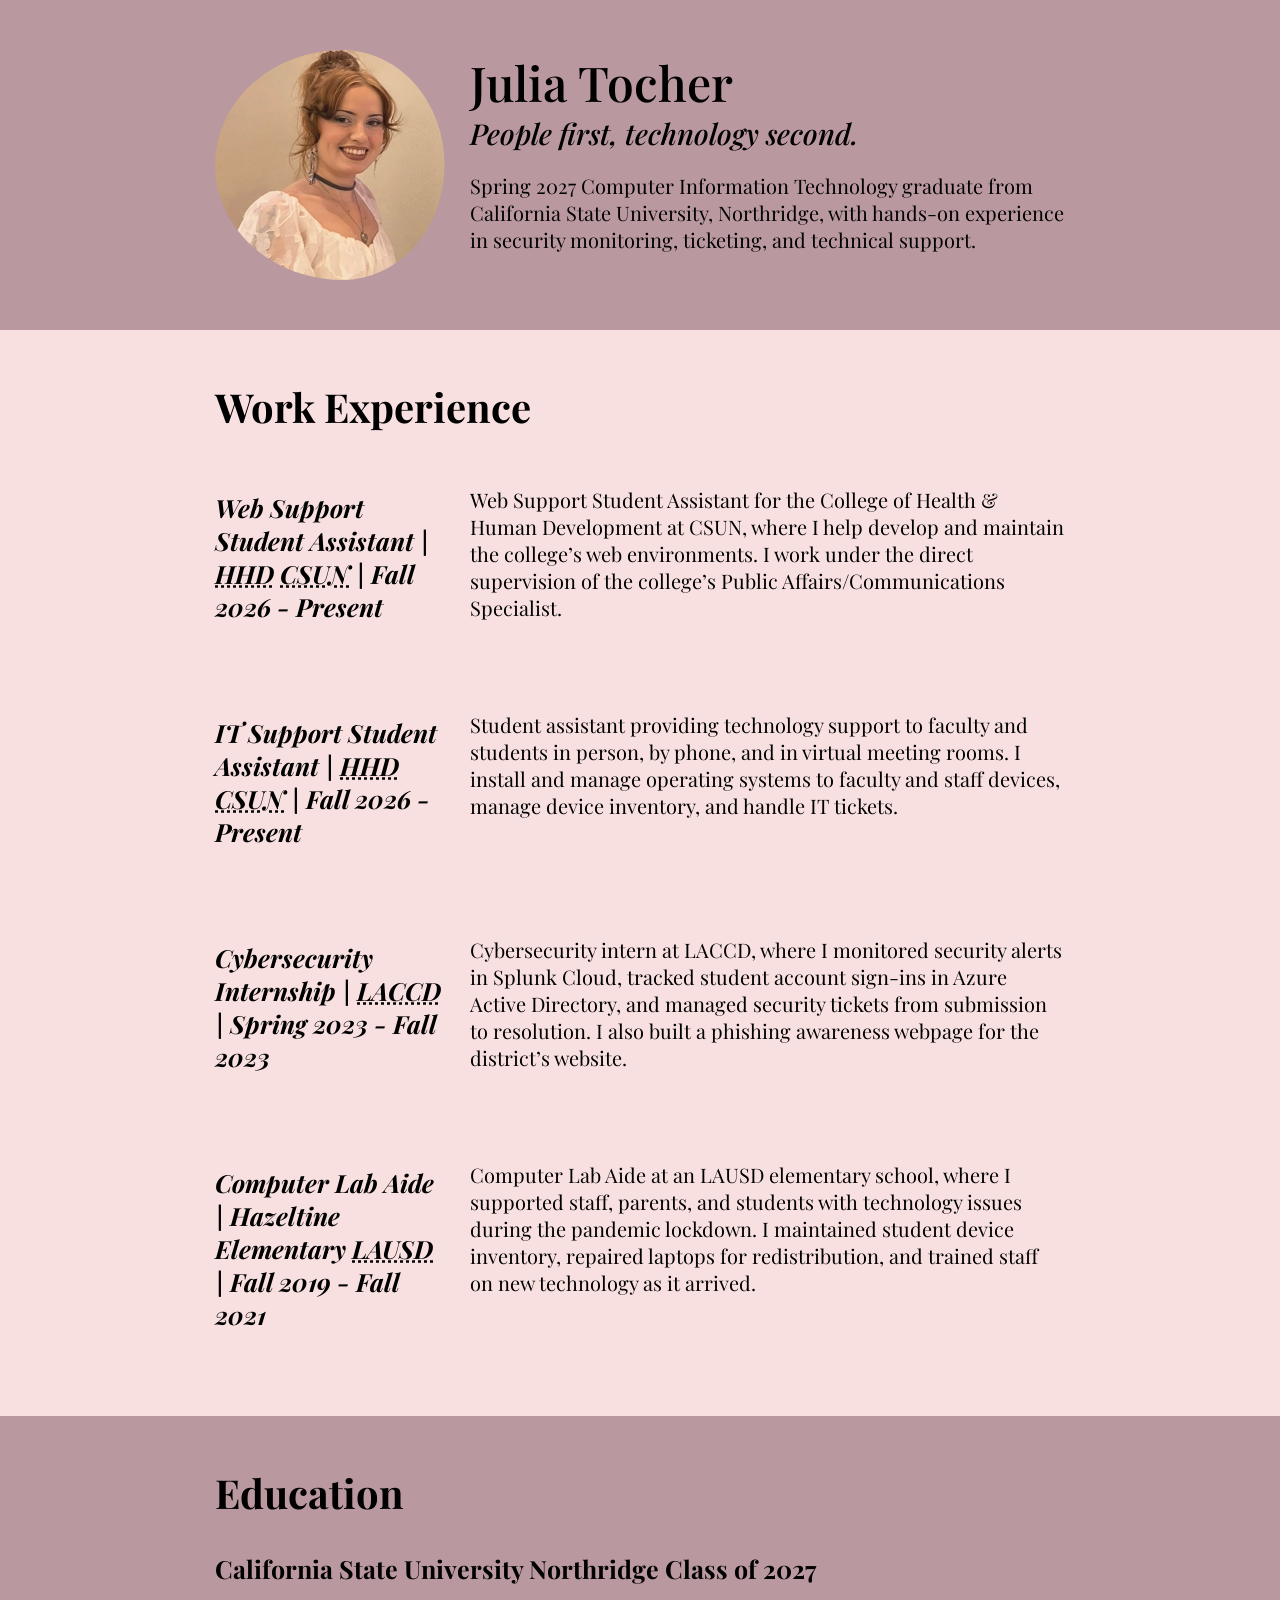
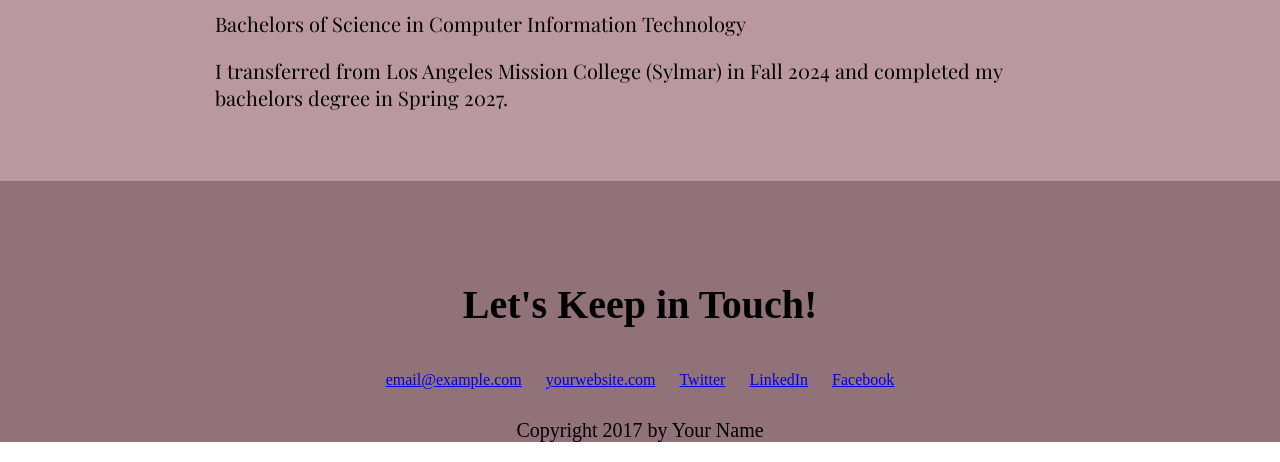
<file: index.html>
<!DOCTYPE html>
<html lang="en">
<head>
    <meta charset="UTF-8">
    <meta name="viewport" content="width=device-width, initial-scale=1.0">
    <title>Julia Tocher | Resume</title>
    <link href="./css/styles.css" rel="stylesheet" type="text/css">
    <link rel="preconnect" href="https://fonts.googleapis.com">
    <link rel="preconnect" href="https://fonts.gstatic.com" crossorigin>
    <link href="https://fonts.googleapis.com/css2?family=Playfair+Display:ital,wght@0,400..900;1,400..900&display=swap" rel="stylesheet">
</head>
<body>
    <!-- // Intro -->
    <header>
        <div class="content-wrap">
            <img class="column-narrow profile-img" src="images/headshot.jpg" alt="Julia Tocher">
                <div class="column-wide">
                    <h1>Julia Tocher</h1>
                    <h2 id="tagline"><i>People first, technology second.</i></h2>
                    <p>Spring 2027 Computer Information Technology graduate from California State University, Northridge, 
                        with hands-on experience in security monitoring, ticketing, and technical support.</p>
                </div>
        </div>
    </header>
    
    <main> 
        <!-- // Work Experience -->
        <section id="work-experience">
            <div class="content-wrap">
            <h2>Work Experience</h2>

            <!-- Job Details: copy this whole block to add more jobs -->
            <div class="column-narrow">
            <h3><i>Web Support Student Assistant | <abbr title="College of Health & Human Development">HHD</abbr> <abbr title="California State University, Northridge">CSUN</abbr> | Fall 2026 - Present</i></h3>
            </div>

            <!-- Add as many paragraphs as you need. -->
            <div class="column-wide">
            <p>Web Support Student Assistant for the College of Health & Human Development at CSUN, where I help develop and maintain the college’s web environments. I work under the direct supervision 
                of the college’s Public Affairs/Communications Specialist.</p>
            </div>

            <div class="column-narrow">
            <h3><i>IT Support Student Assistant | <abbr title="College of Health & Human Development">HHD</abbr> <abbr title="California State University, Northridge">CSUN</abbr> | Fall 2026 - Present</i></h3>
            </div>

            <div class="column-wide">
            <p>Student assistant providing technology support to faculty and students in person, by phone, 
                and in virtual meeting rooms. I install and manage operating systems to faculty and staff devices, 
                manage device inventory, and handle IT tickets. </p>
            </div>

            <div class="column-narrow">
            <h3><i>Cybersecurity Internship | <abbr title="Los Angeles Community College District">LACCD</abbr> | Spring 2023 - Fall 2023</i></h3>
            </div>

            <div class="column-wide">
            <p>Cybersecurity intern at LACCD, where I monitored security alerts in Splunk Cloud, 
                tracked student account sign-ins in Azure Active Directory, and managed security 
                tickets from submission to resolution. I also built a phishing awareness webpage 
                for the district’s website.</p>
            </div>

            <div class="column-narrow">
            <h3><i>Computer Lab Aide | Hazeltine Elementary <abbr title="Los Angeles Unified School District">LAUSD</abbr> | Fall 2019 - Fall 2021</i></h3>
            </div>

            <div class="column-wide">
            <p>Computer Lab Aide at an LAUSD elementary school, where I supported staff, parents, and students with technology issues during the 
                pandemic lockdown. I maintained student device inventory, repaired laptops for redistribution, and trained staff on new technology as it arrived.</p>
            <!-- end of Job Details block. -->
             </div>
            </div>
        </section>


        <!-- // Education -->
        <section id="education">
            <div class="content-wrap">
            <h2>Education</h2>

            <!-- School details: copy this whole block to add more schools. -->
            <h3>California State University Northridge Class of 2027</h3>
            <p>Bachelors of Science in Computer Information Technology</p>
            
            <!-- Add as many paragraphs as you need. -->
            <p>I transferred from Los Angeles Mission College (Sylmar) in Fall 2024 
                and completed my bachelors degree in Spring 2027.</p>
            <!-- End of school details. -->
            </div>
        </section>
    </main>
    
    <!-- // Footer & contact info -->
    <section id="footer">
        <div class="content-wrap"></div> 
        <footer>
            <h2>Let's Keep in Touch!</h2>
            
            <!-- Social media and contact links. Add or remove any networks. -->
            <div class="contact-info">
                <a href="mailto:email@example.com">email@example.com</a>
                <a href="http://yourwebsite.com" target="_blank">yourwebsite.com</a>
                <a href="#" target="_blank">Twitter</a>
                <a href="#" target="_blank">LinkedIn</a>
                <a href="#" target="_blank">Facebook</a>
            </div>

            <p>Copyright 2017 by Your Name</p>
        </footer>
        </div>
    </section>
</body>
</html>
</file>
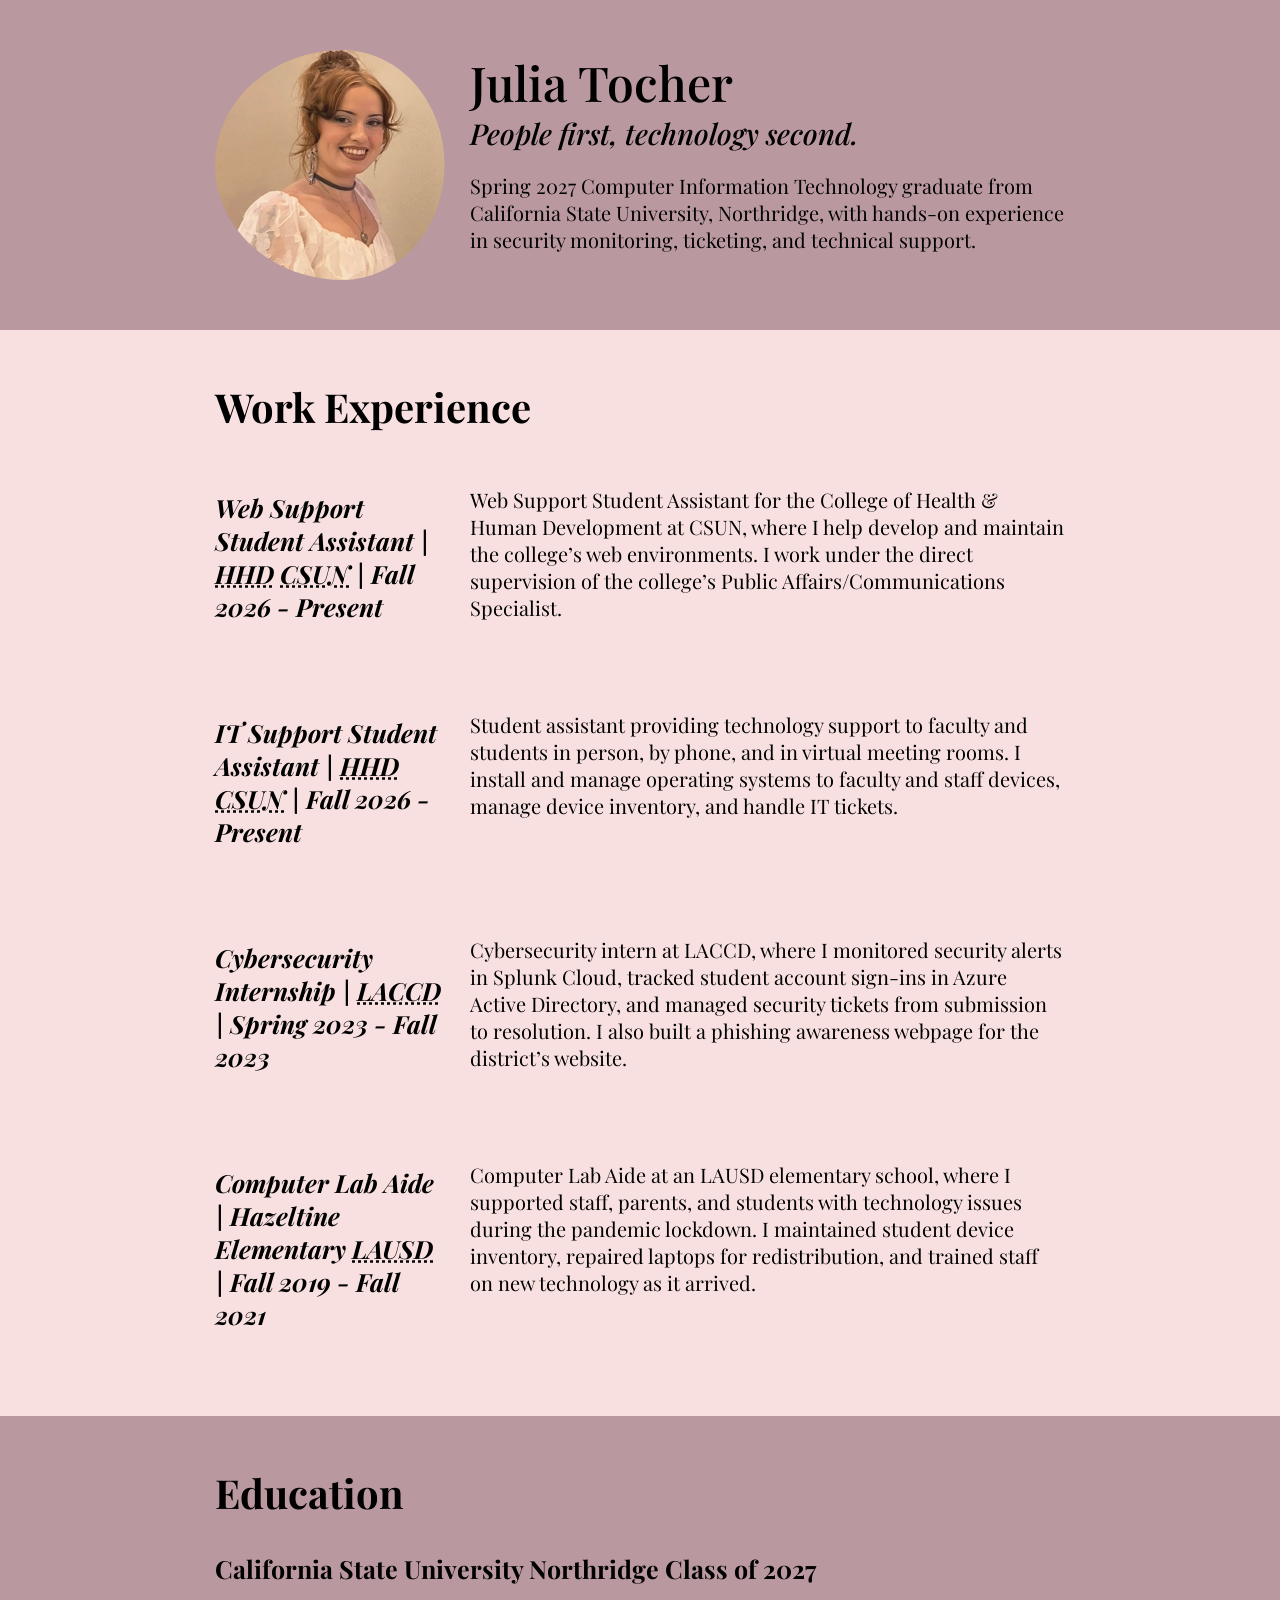
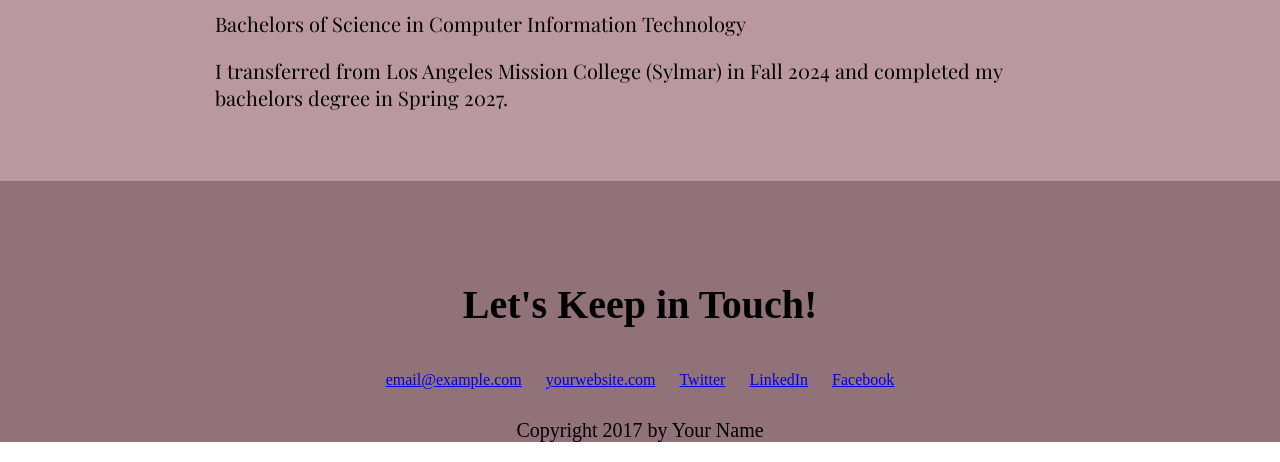
<file: indexHW6.html>
<!DOCTYPE html>
<html lang="en">
<head>
    <meta charset="UTF-8">
    <meta name="viewport" content="width=device-width, initial-scale=1.0">
    <title>Julia Tocher | Resume</title>
    <link href="./css/stylesHW6.css" rel="stylesheet" type="text/css">
    <link rel="preconnect" href="https://fonts.googleapis.com">
    <link rel="preconnect" href="https://fonts.gstatic.com" crossorigin>
    <link href="https://fonts.googleapis.com/css2?family=Playfair+Display:ital,wght@0,400..900;1,400..900&display=swap" rel="stylesheet">
</head>
<body>
    <!-- // Intro -->
    <header class="">
        <div class="content-wrap">
            <img class="column-narrow profile-img" src="images/headshot.jpg" alt="Julia Tocher">
                <div class="column-wide">
                    <h1>Julia Tocher</h1>
                    <h2 id="tagline"><i>People first, technology second.</i></h2>
                    <p>Spring 2027 Computer Information Technology graduate from California State University, Northridge, 
                        with hands-on experience in security monitoring, ticketing, and technical support.</p>
                </div>
        </div>
    </header>
    
    <main> 
        <!-- // Work Experience -->
        <section id="work-experience">
            <div class="content-wrap">
            <h2>Work Experience</h2>

            <!-- Job Details: copy this whole block to add more jobs -->
            <div class="column-narrow">
            <h3><i>Web Support Student Assistant | <abbr title="College of Health & Human Development">HHD</abbr> <abbr title="California State University, Northridge">CSUN</abbr> | Fall 2026 - Present</i></h3>
            </div>

            <!-- Add as many paragraphs as you need. -->
            <div class="column-wide">
            <p>Web Support Student Assistant for the College of Health & Human Development at CSUN, where I help develop and maintain the college’s web environments. I work under the direct supervision 
                of the college’s Public Affairs/Communications Specialist.</p>
            </div>

            <div class="column-narrow">
            <h3><i>IT Support Student Assistant | <abbr title="College of Health & Human Development">HHD</abbr> <abbr title="California State University, Northridge">CSUN</abbr> | Fall 2026 - Present</i></h3>
            </div>

            <div class="column-wide">
            <p>Student assistant providing technology support to faculty and students in person, by phone, 
                and in virtual meeting rooms. I install and manage operating systems to faculty and staff devices, 
                manage device inventory, and handle IT tickets. </p>
            </div>

            <div class="column-narrow">
            <h3><i>Cybersecurity Internship | <abbr title="Los Angeles Community College District">LACCD</abbr> | Spring 2023 - Fall 2023</i></h3>
            </div>

            <div class="column-wide">
            <p>Cybersecurity intern at LACCD, where I monitored security alerts in Splunk Cloud, 
                tracked student account sign-ins in Azure Active Directory, and managed security 
                tickets from submission to resolution. I also built a phishing awareness webpage 
                for the district’s website.</p>
            </div>

            <div class="column-narrow">
            <h3><i>Computer Lab Aide | Hazeltine Elementary <abbr title="Los Angeles Unified School District">LAUSD</abbr> | Fall 2019 - Fall 2021</i></h3>
            </div>

            <div class="column-wide">
            <p>Computer Lab Aide at an LAUSD elementary school, where I supported staff, parents, and students with technology issues during the 
                pandemic lockdown. I maintained student device inventory, repaired laptops for redistribution, and trained staff on new technology as it arrived.</p>
            <!-- end of Job Details block. -->
             </div>
            </div>
        </section>


        <!-- // Education -->
        <section id="education">
            <div class="content-wrap">
            <h2>Education</h2>

            <!-- School details: copy this whole block to add more schools. -->
            <h3>California State University Northridge Class of 2027</h3>
            <p>Bachelors of Science in Computer Information Technology</p>
            
            <!-- Add as many paragraphs as you need. -->
            <p>I transferred from Los Angeles Mission College (Sylmar) in Fall 2024 
                and completed my bachelors degree in Spring 2027.</p>
            <!-- End of school details. -->
            </div>
        </section>
    </main>
    
    <!-- // Footer & contact info -->
    <section id="footer">
        <div class="content-wrap"></div> 
        <footer>
            <h2>Let's Keep in Touch!</h2>
            
            <!-- Social media and contact links. Add or remove any networks. -->
            <div class="contact-info">
                <a href="mailto:email@example.com">email@example.com</a>
                <a href="http://yourwebsite.com" target="_blank">yourwebsite.com</a>
                <a href="#" target="_blank">Twitter</a>
                <a href="#" target="_blank">LinkedIn</a>
                <a href="#" target="_blank">Facebook</a>
            </div>

            <p>Copyright 2017 by Your Name</p>
        </footer>
        </div>
    </section>
</body>
</html>
</file>
<file: css/styles.css>
/* Color Palette
#CCA4B4 - color 1
#917278 - color 2
#ba989f - color 3
#f9e0e0 - color 4
*/

/* Global styles 
------------------------------------*/

/* makes border-box sizing the default for every element on the page 
    With border-box, the width includes the padding and border */
html {
	box-sizing: border-box;
}
/* * selects every element on the page. *:before and *:after select the ::before and ::after pseudo-elements, which a plain * doesn’t include. inherit tells each of them to copy the box-sizing value from its parent.*/
*, *:before, *:after {              
	box-sizing: inherit;
}

body {
   /* background: #CCA4B4; */
   margin: 0;
}

h1 {
    font-weight: 550;
    font-size: 3em;
}

h2 {
    font-size: 40px;
    margin-top: 0;   
}

h3 {
    font-size: 25px;
}

p {
    font-size: 20px;
}

.content-wrap {
    max-width: 950px;
    margin: 0 auto;
    padding: 50px;
    overflow: hidden;
}

/* Header & Footer 
------------------------------------*/
header {
    background: #ba989f;
    font-family: "Playfair Display", serif;
}

header h1 {
    margin: 0;
}

header h2 {
    margin: 0;
}

.profile-img {
   /* width: 300px; */
    border-radius:50%;
   /* float: left; */
   /* margin-right: 30px; */
}

.column-narrow {
    width: 30%;
    float: left;
    padding-right: 3%;
    min-height: 175px;
}

.column-wide {
    width: 70%;
    float: left;
    min-height: 225px;
}

#tagline {
    font-weight: 540;
    font-size: 1.8em;
}

footer {
    text-align: center;
}

#footer {
    background: #917278;
}

.contact-info a{
    padding: 10px;
    display: inline-block;
}

/* Work Experience
------------------------------------*/
#work-experience {
    background: #f9e0e0;
    font-family: "Playfair Display", serif;;
}



/* Education
------------------------------------*/
#education {
    background: #ba989f;
    font-family: "Playfair Display", serif;;
}
</file>
<file: css/stylesHW6.css>
/* Color Palette
#CCA4B4 - color 1
#917278 - color 2
#ba989f - color 3
#f9e0e0 - color 4
*/

/* Global styles 
------------------------------------*/
html {
	box-sizing: border-box;
}
*, *:before, *:after {
	box-sizing: inherit;
}

body {
   /* background: #CCA4B4; */
   margin: 0;
}

h1 {
    font-weight: 550;
    font-size: 3em;
}

h2 {
    font-size: 40px;
    margin-top: 0;   
}

h3 {
    font-size: 25px;
}

p {
    font-size: 20px;
}

.content-wrap {
    max-width: 950px;
    margin: 0 auto;
    padding: 50px;
    overflow: hidden;
}

/* Header & Footer 
------------------------------------*/
header {
    background: #ba989f;
    font-family: "Playfair Display", serif;
}

header h1 {
    margin: 0;
}

header h2 {
    margin: 0;
}

.profile-img {
   /* width: 300px; */
    border-radius:50%;
   /* float: left; */
   /* margin-right: 30px; */
}

.column-narrow {
    width: 30%;
    float: left;
    padding-right: 3%;
    min-height: 175px;
}

.column-wide {
    width: 70%;
    float: left;
    min-height: 225px;
}

#tagline {
    font-weight: 540;
    font-size: 1.8em;
}

footer {
    text-align: center;
}

#footer {
    background: #917278;
}

.contact-info a{
    padding: 10px;
    display: inline-block;
}

/* Work Experience
------------------------------------*/
#work-experience {
    background: #f9e0e0;
    font-family: "Playfair Display", serif;;
}



/* Education
------------------------------------*/
#education {
    background: #ba989f;
    font-family: "Playfair Display", serif;;
}
</file>
